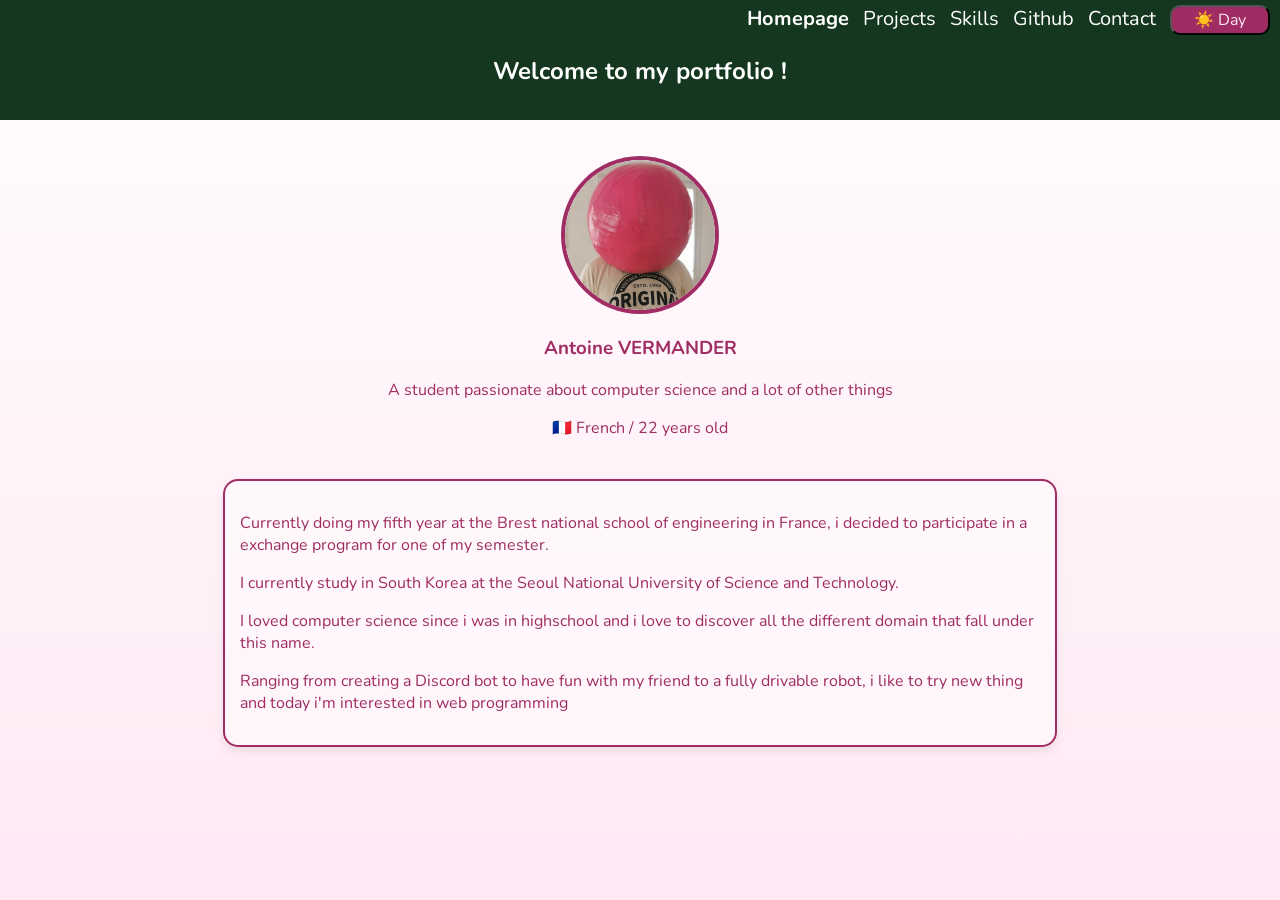
<file: index.html>
<!DOCTYPE html>
<html>
    <head>
        <meta charset="UTF-8">
        <meta http-equiv="refresh" content="0; url=HTML/homepage.html">
        <title>Redirecting to homepage</title>
    </head>
<body>
  <h1>Redirecting to homepage...</h1>
</body>
</html>
</file>
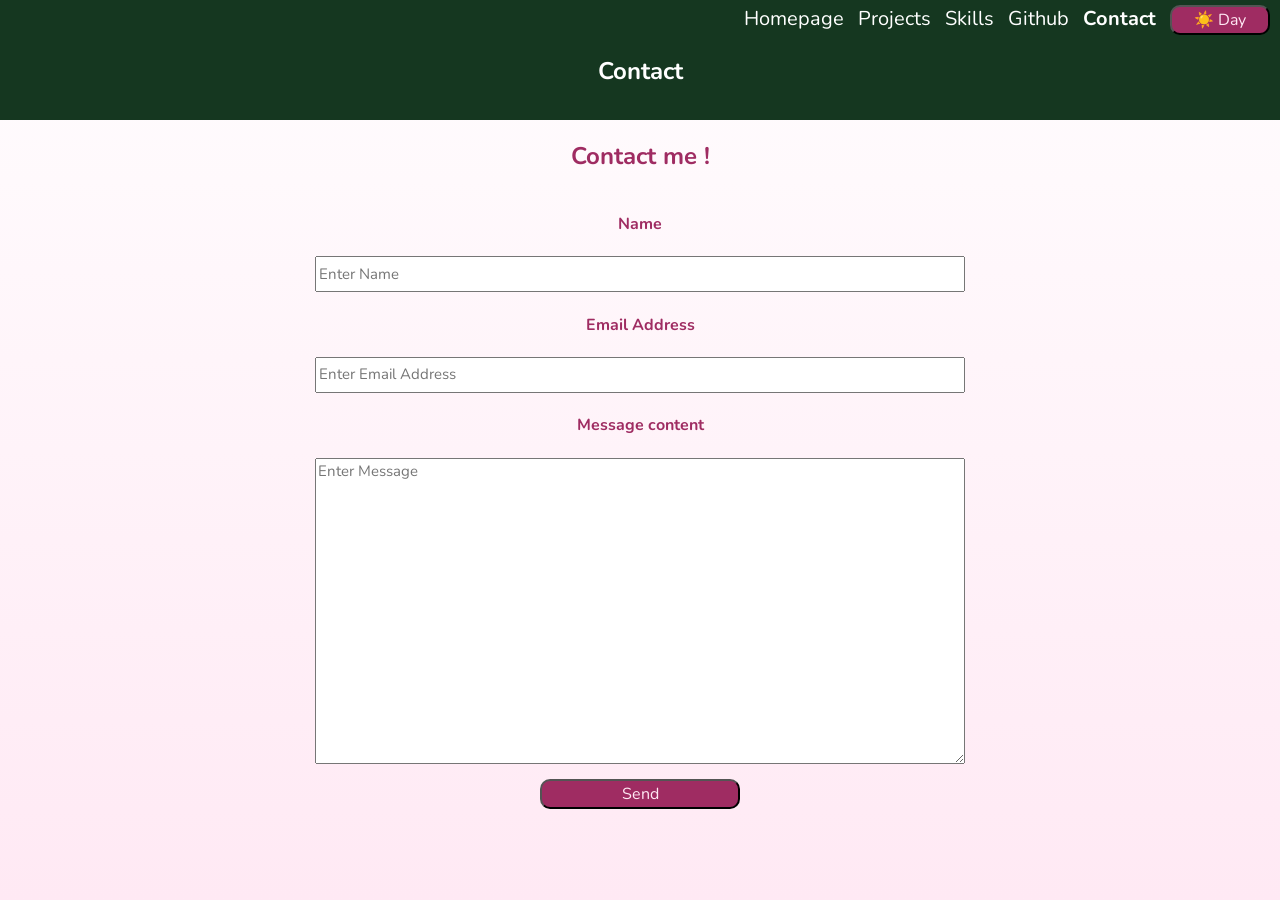
<file: HTML/contact.html>
<!DOCTYPE html>
<html lang="en">
<head>
  <meta charset="UTF-8">
  <meta name="viewport" content="width=device-width, initial-scale=1.0">
  <link rel="stylesheet" href="../CSS/stylesheet.css">
  <title>My portfolio - Contact</title>
</head>


<body>
    <nav>
        <ul>
            <a href="homepage.html">Homepage</a>
            <a href="projects.html">Projects</a>
            <a href="skills.html">Skills</a>
            <a href="github.html">Github</a>
            <a href="contact.html" class="active_page">Contact</a>
            <button id="theme_changer">&#x2600&#xFE0F Day</button>
        </ul>
        <header>
            <h1>Contact</h1>
        </header>
    </nav>
    <h2 class="title">Contact me !</h2>
    <main class="contact">
        <h4>Name</h4>
        <input type="text" placeholder="Enter Name">
        <h4>Email Address</h4>
        <input type="text" placeholder="Enter Email Address">
        <h4>Message content</h4>
        <textarea class="large_input" placeholder="Enter Message"></textarea>
        <button type="button">Send</button>
    </main>
</body>
</html>

<script src="../JS/global_script.js"></script>
</file>
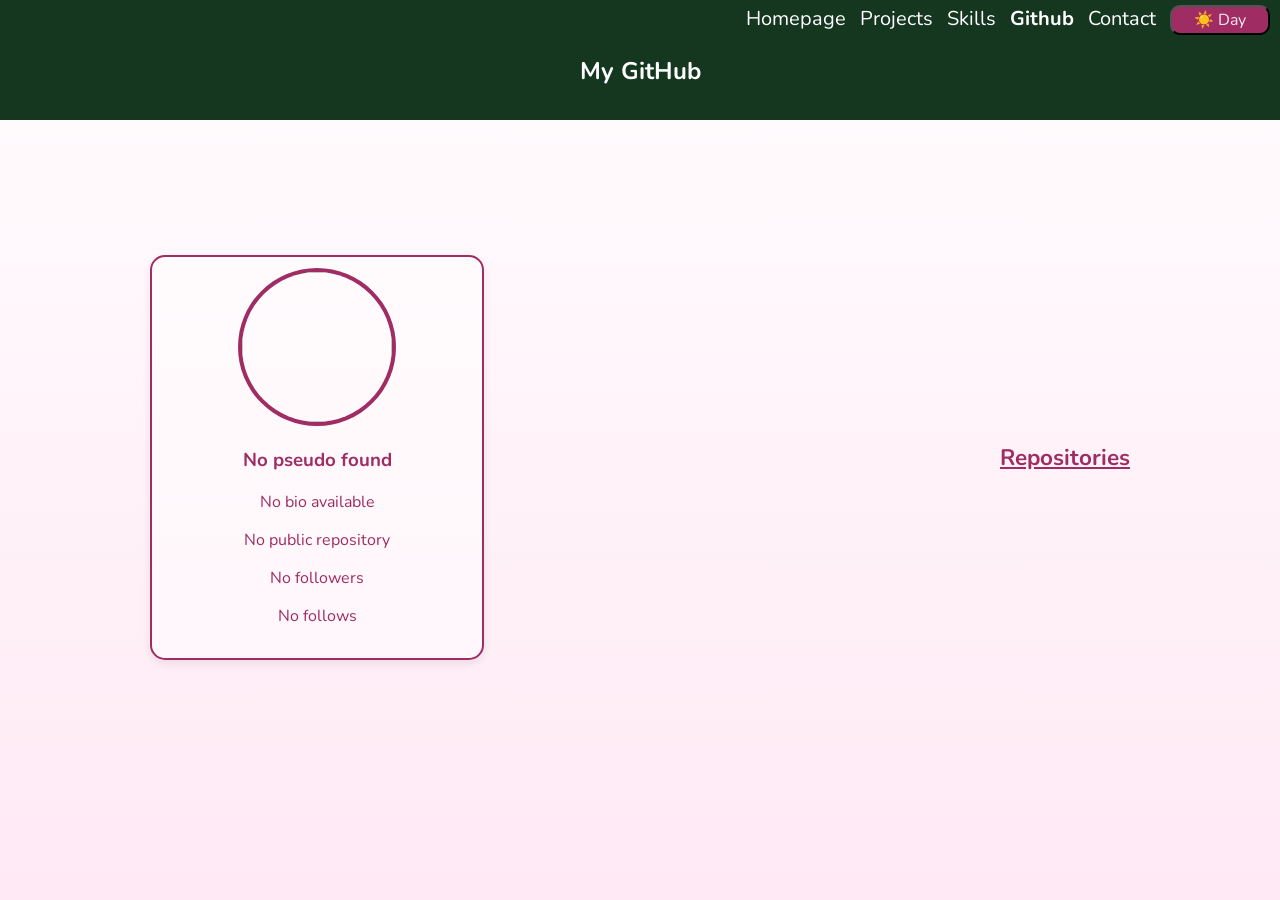
<file: HTML/github.html>
<!DOCTYPE html>
<html lang="en">
<head>
  <meta charset="UTF-8">
  <meta name="viewport" content="width=device-width, initial-scale=1.0">
  <link rel="stylesheet" href="../CSS/stylesheet.css">
  <title>My portfolio - Github</title>
</head>


<body>
    <nav>
        <ul>
            <a href="homepage.html">Homepage</a>
            <a href="projects.html">Projects</a>
            <a href="skills.html">Skills</a>
            <a href="github.html" class="active_page">Github</a>
            <a href="contact.html">Contact</a>
            <button id="theme_changer">&#x2600&#xFE0F Day</button>
        </ul>
        <header>
            <h1>My GitHub</h1>
        </header>
    </nav>

    <section class="info_container">
        <section class="box" id="github_profile">
            <img id="profile_picture" class="profile">
            <h3 id="pseudo">No pseudo found</h3>
            <p id="bio">No bio available</p>
            <ul id="social_count">
                <p id="nb_repositories">No public repository</p>
                <p id="Followers">No followers</p>
                <p id="Following">No follows</p>
            </ul>
        </section>

        <section id="repositories_container">
            <h3 class="underline">Repositories</h3>
            <section id="repositories">
            
            </section>
        </section>

    </section>

</body>
</html>

<script src="../JS/global_script.js"></script>
<script src="../JS/github.js"></script>
</file>
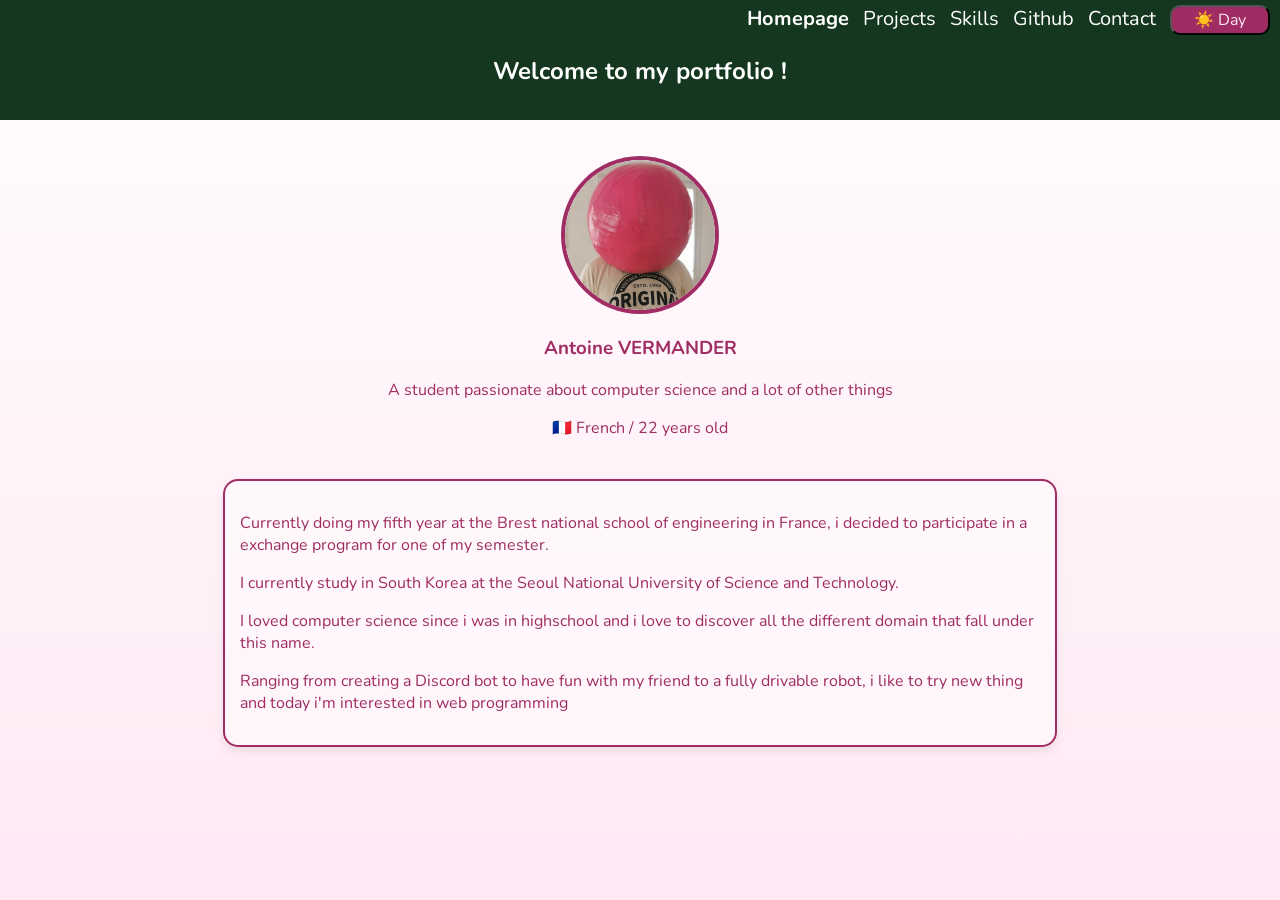
<file: HTML/homepage.html>
<!DOCTYPE html>
<html lang="en">
<head>
  <meta charset="UTF-8">
  <meta name="viewport" content="width=device-width, initial-scale=1.0">
  <link rel="stylesheet" href="../CSS/stylesheet.css">
  <title>My portfolio - Homepage</title>
</head>


<body>
    <nav>
        <ul>
            <a href="homepage.html" class="active_page">Homepage</a>
            <a href="projects.html">Projects</a>
            <a href="skills.html">Skills</a>
            <a href="github.html">Github</a>
            <a href="contact.html">Contact</a>
            <button id="theme_changer">&#x2600&#xFE0F Day</button>
        </ul>
        <header>
            <h1>Welcome to my portfolio !</h1>
        </header>
    </nav>

    <main>
        <section id="identity">
            <img class="profile" src="../Resources/Images/ProfilePicture.png"></img>
            <h3>Antoine VERMANDER</h3>
            <p>A student passionate about computer science and a lot of other things</p>
            <p>🇫🇷 French / 22 years old</p>
        </section>
        <section class="box">
            <p>Currently doing my fifth year at the Brest national school of engineering in France, i decided to participate in a exchange program for one of my semester.</p>
            <p>I currently study in South Korea at the Seoul National University of Science and Technology.</p>
            <p>I loved computer science since i was in highschool and i love to discover all the different domain that fall under this name.</p>
            <p>Ranging from creating a Discord bot to have fun with my friend to a fully drivable robot, i like to try new thing and today i'm interested in web programming</p>
        </section>
    </main>

</body>
</html>

<script src="../JS/global_script.js"></script>
</file>
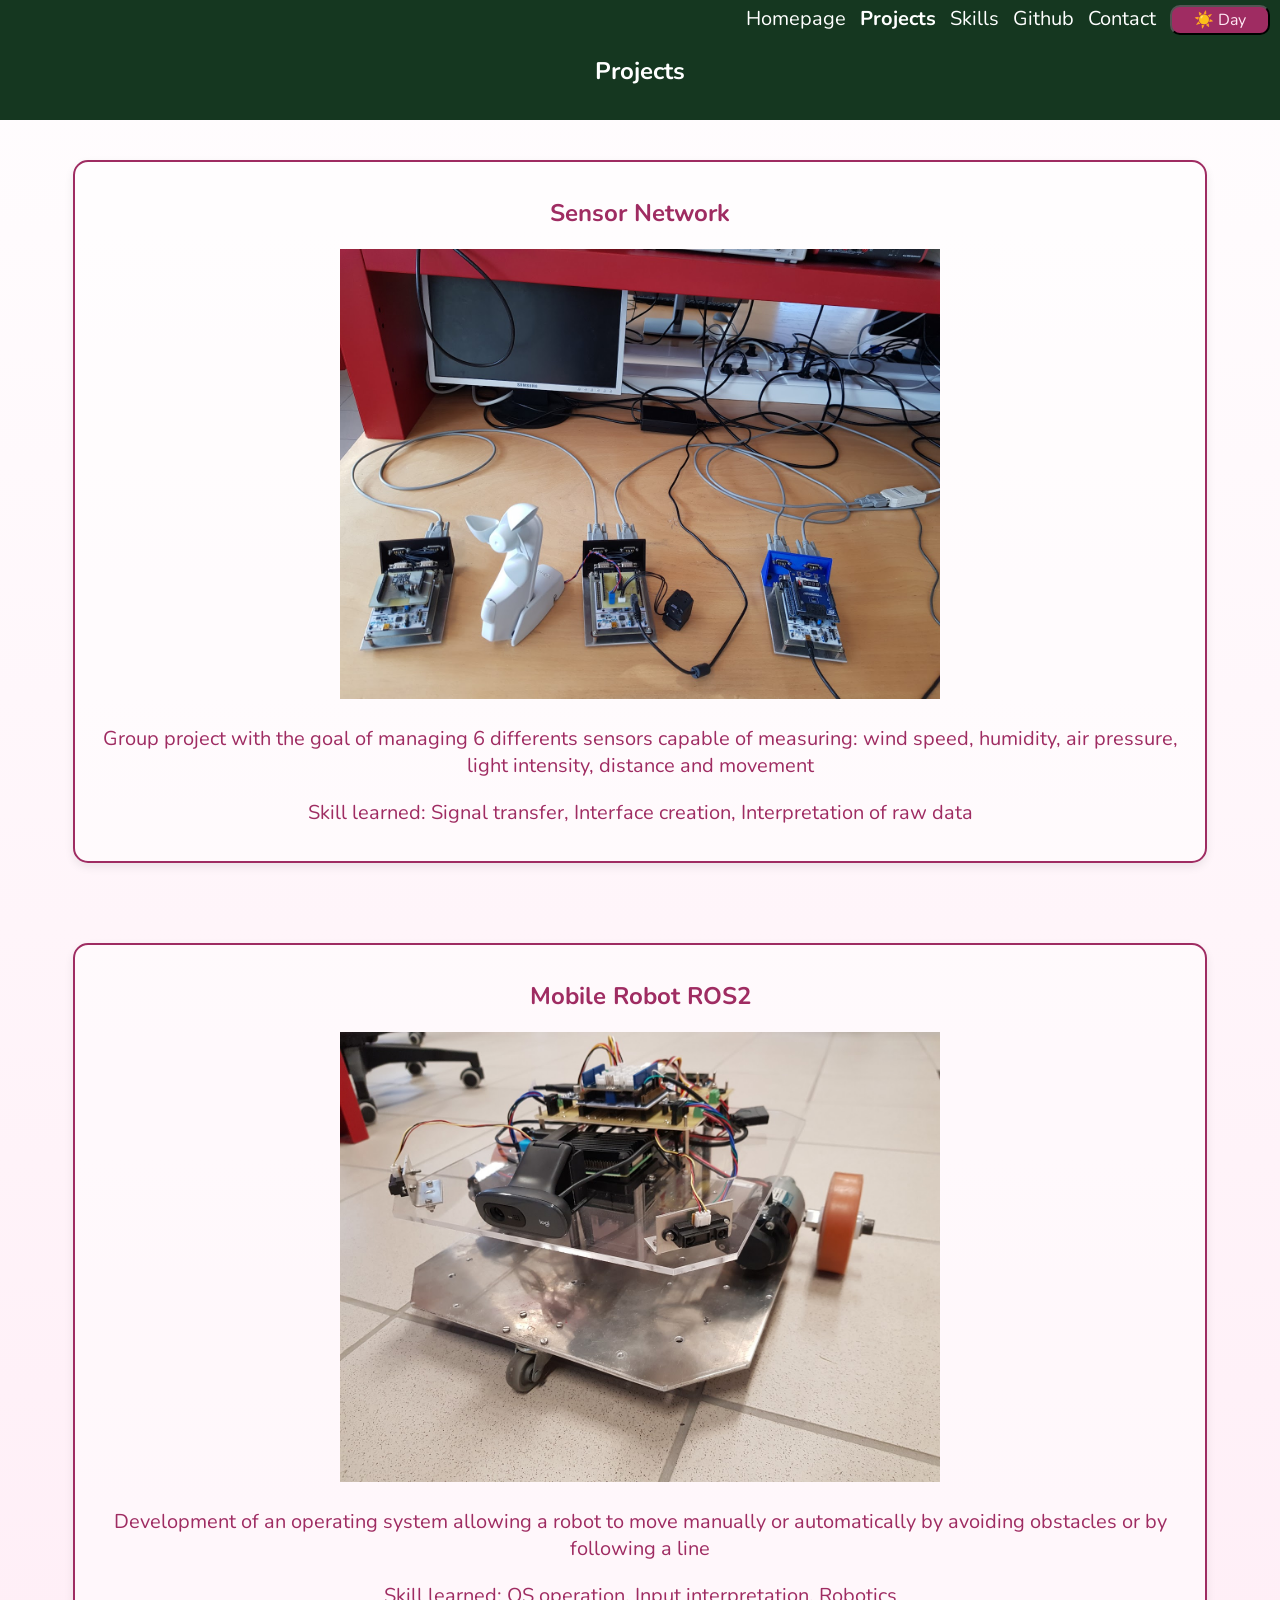
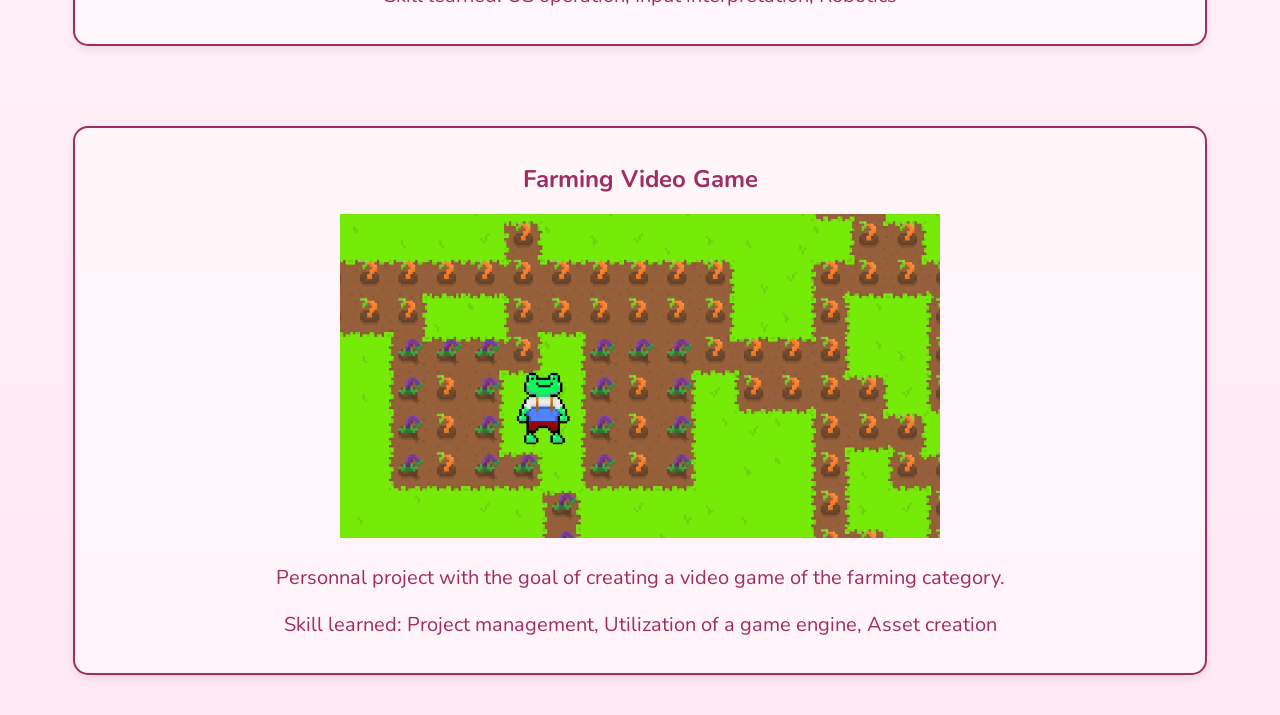
<file: HTML/projects.html>
<!DOCTYPE html>
<html lang="en">
<head>
  <meta charset="UTF-8">
  <meta name="viewport" content="width=device-width, initial-scale=1.0">
  <link rel="stylesheet" href="../CSS/stylesheet.css">
  <title>My portfolio - Projects</title>
</head>


<body>
    <nav>
        <ul>
            <a href="homepage.html">Homepage</a>
            <a href="projects.html" class="active_page">Projects</a>
            <a href="skills.html">Skills</a>
            <a href="github.html">Github</a>
            <a href="contact.html">Contact</a>
            <button id="theme_changer">&#x2600&#xFE0F Day</button>
        </ul>
        <header>
            <h1>Projects</h1>
        </header>
    </nav>

    <section class="projects_container">
        <article class="box">
            <h2>Sensor Network</h2>
            <img src="../Resources/Images/SensorNetwork.jpg" width ="750">
            <section>
                <p>Group project with the goal of managing 6 differents sensors capable of measuring: wind speed, humidity, air pressure, light intensity, distance and movement </p>
                <p>Skill learned: Signal transfer, Interface creation, Interpretation of raw data</p>
            </section>
        </article>

        <article class="box">
            <h2>Mobile Robot ROS2</h2>
            <img src="../Resources/Images/RobotProject.jpg" width ="750">
            <section>
                <p>Development of an operating system allowing a robot to move manually or automatically by avoiding obstacles or by following a line </p>
                <p>Skill learned: OS operation, Input interpretation, Robotics</p>
            </section>
        </article>

        <article class="box">
            <h2>Farming Video Game</h2>
            <img src="../Resources/Images/VideoGameScreenshot.png">
            <section>
                <p>Personnal project with the goal of creating a video game of the farming category.</p>
                <p>Skill learned: Project management, Utilization of a game engine, Asset creation</p>
            </section>
        </article>
    </section>

</body>
</html>

<script src="../JS/global_script.js"></script>
</file>
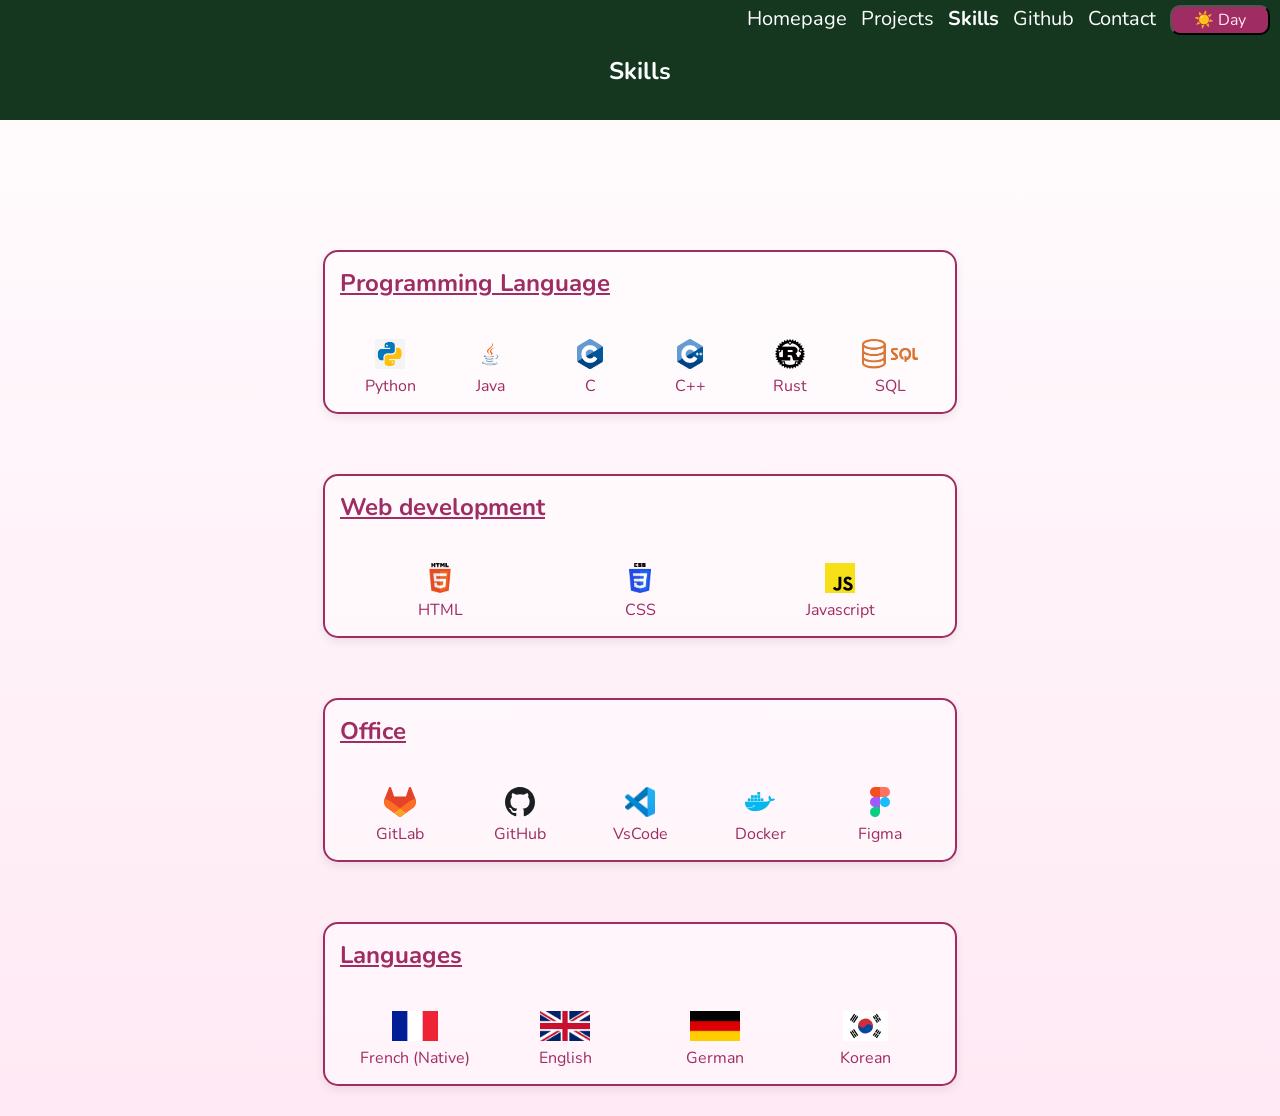
<file: HTML/skills.html>
<!DOCTYPE html>
<html lang="en">
<head>
  <meta charset="UTF-8">
  <meta name="viewport" content="width=device-width, initial-scale=1.0">
  <link rel="stylesheet" href="../CSS/stylesheet.css">
  <title>My portfolio - Skills</title>
</head>


<body>
    <nav>
        <ul>
            <a href="homepage.html">Homepage</a>
            <a href="projects.html">Projects</a>
            <a href="skills.html" class="active_page">Skills</a>
            <a href="github.html">Github</a>
            <a href="contact.html">Contact</a>
            <button id="theme_changer">&#x2600&#xFE0F Day</button>
        </ul>
        <header>
            <h1>Skills</h1>
        </header>
    </nav>
    <section class="skills_container">


        <article>
            <h2 class="skill_title">Programming Language</h2>
            <section class="logo_container">
                <figure class="logo">
                    <img src="../Resources/Images/Logo/PythonLogo.png" alt="PythonLogo">
                    <figcaption>Python</figcaption>
                </figure>
                <figure class="logo">
                    <img src="../Resources/Images/Logo/JavaLogo.png" alt="JavaLogo">
                    <figcaption>Java</figcaption>
                </figure>
                <figure class="logo">
                    <img src="../Resources/Images/Logo/CLogo.png" alt="CLogo">
                    <figcaption>C</figcaption>
                </figure>
                <figure class="logo">
                    <img src="../Resources/Images/Logo/C++Logo.png" alt="C++Logo">
                    <figcaption>C++</figcaption>
                </figure>
                <figure class="logo">
                    <img src="../Resources/Images/Logo/RustLogo.png" alt="RustLogo">
                    <figcaption>Rust</figcaption>
                </figure>
                <figure class="logo">
                    <img src="../Resources/Images/Logo/SQLLogo.png" alt="SQLLogo">
                    <figcaption>SQL</figcaption>
                </figure>
            </section>
        </article>


        <article>
            <h2 class="skill_title">Web development</h2>
            <section class="logo_container">
                <figure class="logo">
                    <img src="../Resources/Images/Logo/HTML5Logo.png" alt="HTML5Logo">
                    <figcaption>HTML</figcaption>
                </figure>
                <figure class="logo">
                    <img src="../Resources/Images/Logo/CSSLogo.png" alt="CSSLogo">
                    <figcaption>CSS</figcaption>
                </figure>
                <figure class="logo">
                    <img src="../Resources/Images/Logo/JavascriptLogo.png" alt="JavascriptLogo">
                    <figcaption>Javascript</figcaption>
                </figure>
            </section>
        </article>


        <article>
            <h2 class="skill_title">Office</h2>
            <section class="logo_container">
                <figure class="logo">
                    <img src="../Resources/Images/Logo/GitLabLogo.svg" alt="GitLabLogo">
                    <figcaption>GitLab</figcaption>
                </figure>
                <figure class="logo">
                    <img src="../Resources/Images/Logo/GitHubLogo.svg" alt="GitHubLogo">
                    <figcaption>GitHub</figcaption>
                </figure>
                <figure class="logo">
                    <img src="../Resources/Images/Logo/VSCodeLogo.png" alt="VSCodeLogo">
                    <figcaption>VsCode</figcaption>
                </figure>
                <figure class="logo">
                    <img src="../Resources/Images/Logo/DockerLogo.png" alt="DockerLogo">
                    <figcaption>Docker</figcaption>
                </figure>
                <figure class="logo">
                    <img src="../Resources/Images/Logo/FigmaLogo.svg" alt="FigmaLogo">
                    <figcaption>Figma</figcaption>
                </figure>
            </section>
        </article>

        
        <article>
            <h2 class="skill_title">Languages</h2>
            <section class="logo_container">
                <figure class="logo">
                    <img src="../Resources/Images/Logo/FrenchFlag.png" alt="FrenchFlag">
                    <figcaption>French (Native)</figcaption>
                </figure>
                <figure class="logo">
                    <img src="../Resources/Images/Logo/EnglishFlag.jpg" alt="EnglishFlag">
                    <figcaption>English</figcaption>
                </figure>
                <figure class="logo">
                    <img src="../Resources/Images/Logo/GermanFlag.jpg" alt="GermanFlag">
                    <figcaption>German</figcaption>
                </figure>
                <figure class="logo">
                    <img src="../Resources/Images/Logo/KoreanFlag.svg" alt="KoreanFlag">
                    <figcaption>Korean</figcaption>
                </figure>
            </section>
        </article>
    </section>
</body>
</html>

<script src="../JS/global_script.js"></script>
</file>
<file: CSS/stylesheet.css>
@font-face {
  font-family: Nunito;
  src: url(../Resources/Fonts/Nunito-VariableFont_wght.ttf);
}

:root{
  --main_color: #ffe9f4;
  --top_gradient_color: #fffdfe;
  --secondary_color: #9f2c62;
  --header_color: #153720;
  --header_text_color: #ffffff;
}

nav{
  text-align: center;
  color: var(--header_text_color);
  background-color: var(--header_color);
  min-height: 120px;
}


ul{
  margin: 0px;
  text-align: right;
  padding-right: 10px;
  padding-top: 5px;
}

@media screen and (max-width: 700px) {
  ul {
    text-align: center;
  }
}

a{
  font-size: 20px;
  margin-right: 10px;
  text-decoration: none;
  color: var(--header_text_color);
}

.active_page{
  font-weight: bold;
}

.profile{
    width: 150px;
    height: 150px;
    border-radius: 50%;
    box-shadow: 0 0 0 4px var(--secondary_color);
}

body {
  margin: 0px;
  background-color: var(--top_gradient_color);
  background-image: linear-gradient(to bottom, var(--top_gradient_color), var(--main_color));
  min-height: 100vh;
  font-family: Nunito;
  color: var(--secondary_color);
}
@media screen and (max-width: 500px) {
  body{
    margin-left: 5px;
    margin-right: 5px;
  }
}


main{
    text-align: center;
    margin: 40px auto;
    justify-content: center;
}


.box {
  background: rgba(255, 255, 255, 0.5);
  border: 2px solid var(--secondary_color);
  border-radius: 15px;
  padding: 15px;
  min-height: 95px;
  max-width: 800px;
  margin: 40px auto;
  display: block;
  text-align: left;
  box-shadow: 0 4px 10px rgba(0,0,0,0.08);
}

@media screen and (max-width: 900px) {
  .box {
    background: rgba(255, 255, 255, 0.5);
    border: 2px solid var(--secondary_color);
    border-radius: 15px;
    padding: 15px;
    min-height: 95px;
    max-width: 450px;
    margin: 40px auto;
    display: block;
    text-align: left;
    box-shadow: 0 4px 10px rgba(0,0,0,0.08);
  }
}

.contact{
  display: flex;
  flex-direction: column;
  margin: 20px auto;
  max-width: 650px;
}

@media screen and (max-width: 700px) {
  .contact{
    display: flex;
    flex-direction: column;
    margin: 20px auto;
    max-width: 450px;
  }
}

input{
  min-height: 30px;
}

textarea{
  min-height: 300px;
}

::placeholder{
  font-family: Nunito;
  font-size: 15px;
}

.title{
  text-align: center;
}

button{
  min-width: 200px;
  min-height: 30px;
  align-self: center;
  margin-top: 15px;
  background-color: var(--secondary_color);
  color: var(--main_color);
  font-family: Nunito;
  font-size: medium;
  border-radius: 10px;
}

#theme_changer{
  align-self: left;
  min-width: 100px;
  margin: 0px;
}

.skills_container{
  display: grid;
  grid-template-columns: repeat(2, 1fr);
  margin-top: 100px;
  justify-items: center;
}

@media screen and (max-width: 1300px) {
  .skills_container{
    display: grid;
    grid-template-columns: repeat(1, 1fr);
    margin-top: 100px;
    justify-items: center;
  }
}


.skills_container article{
  background: rgba(255, 255, 255, 0.5);
  border: 2px solid var(--secondary_color);
  border-radius: 15px;
  padding: 15px;
  margin: 30px;
  width: 100%;
  max-width: 600px;
  max-height: 200px;
  box-shadow: 0 4px 10px rgba(0,0,0,0.08);
}

@media screen and (max-width: 700px) {
  .skills_container article{
    background: rgba(255, 255, 255, 0.5);
    border: 2px solid var(--secondary_color);
    border-radius: 15px;
    padding: 15px;
    margin: 30px;
    width: 100%;
    max-width: 450px;
    max-height: 200px;
    box-shadow: 0 4px 10px rgba(0,0,0,0.08);
  }
}

@media screen and (max-width: 500px) {
  .skills_container article{
    max-width: 270px;
    margin-left: 0px;
    margin-right: 0px;
  }
}

.skill_title{
  text-decoration: underline;
  margin-top: 0px;
  margin-bottom: 40px;
}

.logo_container{
  display: flex;
}

.logo{
  width: 50%;
  margin: auto;
  text-align: center;
  font-family: Nunito;
}

.logo img{
  max-height: 30px;
}

.projects_container{
  display: flex;
  flex-wrap: wrap;
}

.projects_container .box{
  max-width: 1100px;
  text-align: center;
  width: 100%;
}

@media screen and (max-width: 1200px) {
  .projects_container .box{
    max-width: 800px;
    text-align: center;
    width: 100%;
  }
}

@media screen and (max-width: 900px) {
  .projects_container .box{
    max-width: 450px;
    text-align: center;
    width: 100%;
  }
}

@media screen and (max-width: 500px) {
  .projects_container .box{
    max-width: 280px;
    margin-left: 0px;
    margin-right: 0px;
    justify-content: center;
  }
}


.projects_container p{
  font-size: 20px;
}

.projects_container img{
  max-width: 600px;
}

@media screen and (max-width: 900px) {
  .projects_container img{
    width: 300px;
  }
}
@media screen and (max-width: 500px) {
  .projects_container img{
    width: 200px;
  }
}

#github_profile {
    text-align: center;
    flex: 0 0 300px;
    margin-left: 150px;
    word-wrap: normal;
}
@media screen and (max-width: 900px) {
  #github_profile {
    margin-left: 20px;
  }
}
@media screen and (max-width: 750px) {
  #github_profile {
    max-height: 360px;
    min-height: 360px;
    margin-right: 0px;
    margin-left: 0px;
  }
}

#repositories_container {
  margin-right: 150px;
  text-align: center;
  font-size: larger;
}
@media screen and (max-width: 750px) {
  #repositories_container {
    margin-right: 0px;
  }
}

.underline{
  text-decoration: underline;
}

.info_container {
    display: flex;
    align-items: center;
    min-height: 75vh;
}
@media screen and (max-width: 750px) {
  .info_container {
    flex-direction: column;
    align-items: center;
    justify-content: center;
  }
}


#social_count{
  text-align: center;
  padding-right: 0px;
  padding-top: 0px;
  padding-left: 0px;
}

h3 a{
  font-family: Nunito;
  color: var(--secondary_color);
  text-decoration: underline;
  margin-right: 0px;
}

#repositories{
  display: grid;
  grid-template-columns: repeat(2, 1fr);
  font-size: medium;
}
@media screen and (max-width: 1200px) {
  #repositories {
    grid-template-columns: repeat(1, 1fr);
  }
}
@media screen and (max-width: 750px) {
  #repositories {
    justify-content: center;
    margin-left: 0px;
    margin-right: 0px;
  }
}

.repository_box{
  min-width: 300px;
  max-width: 300px;
  margin: 15px;
  word-wrap: normal;
}

@media screen and (max-width: 500px) {
  .repository_box{
    max-width: 250px;
    min-width: 250px;
  }
}

.repository_title{
  text-align: center;
}
</file>
